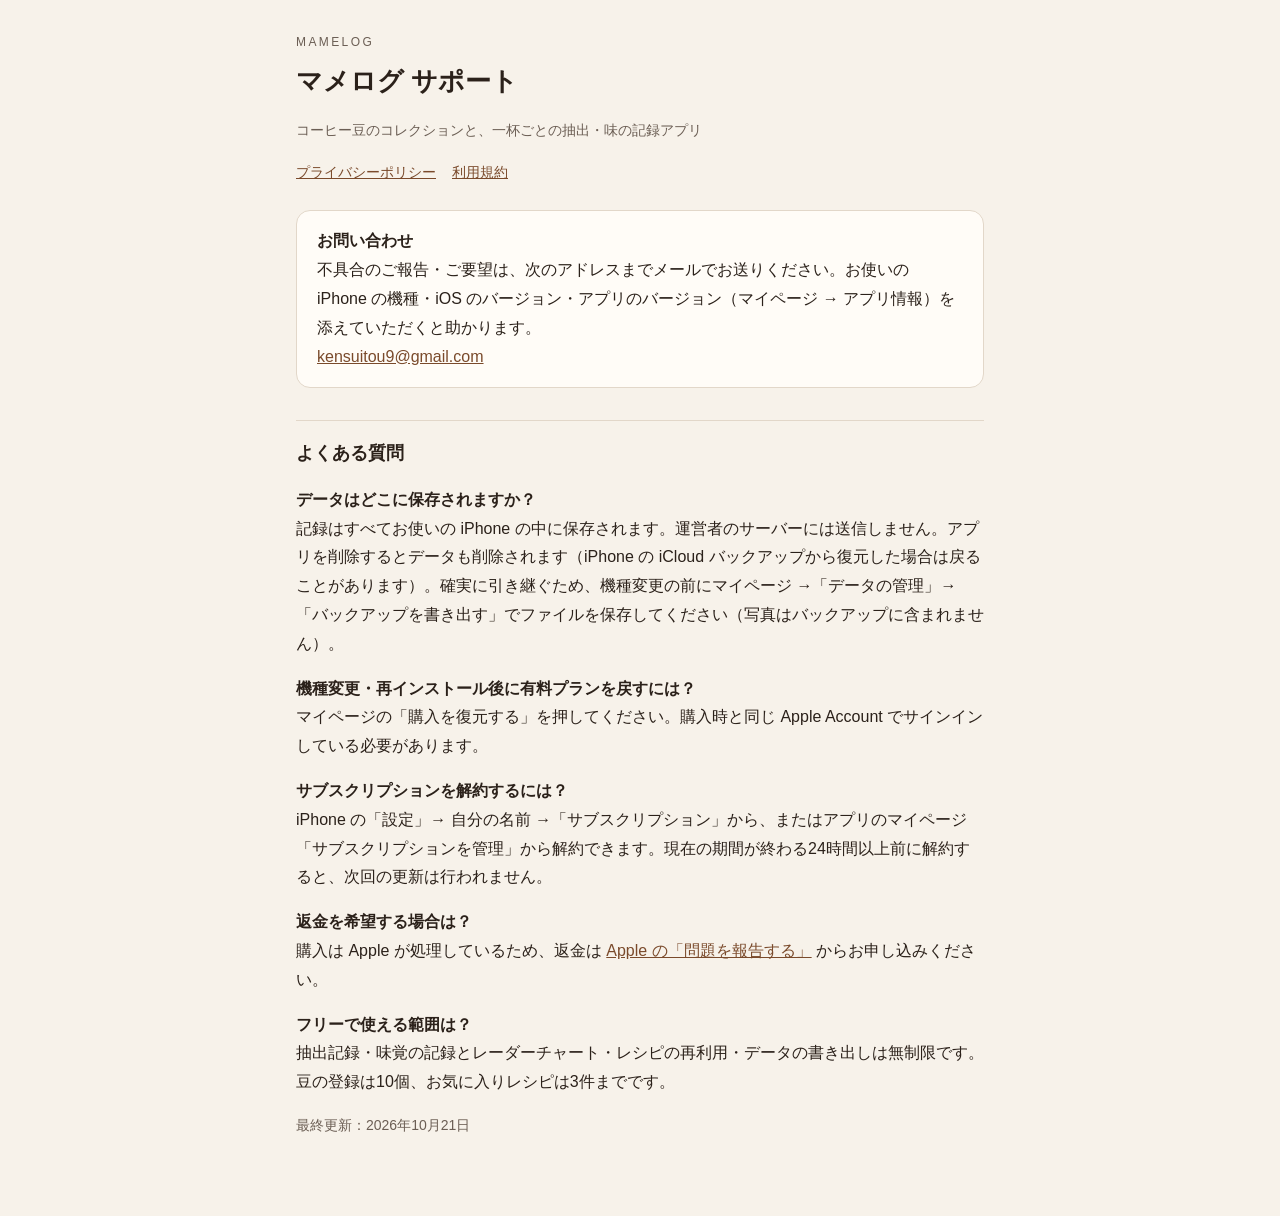
<file: index.html>
<!doctype html>
<html lang="ja"><head><meta charset="utf-8"><meta name="viewport" content="width=device-width,initial-scale=1">
<title>マメログ サポート</title><link rel="stylesheet" href="style.css"></head>
<body><main>
<header><div class="eyebrow">MameLog</div><h1>マメログ サポート</h1>
<p class="muted">コーヒー豆のコレクションと、一杯ごとの抽出・味の記録アプリ</p>
<nav><a href="privacy.html">プライバシーポリシー</a><a href="terms.html">利用規約</a></nav></header>

<div class="card"><strong>お問い合わせ</strong><br>
不具合のご報告・ご要望は、次のアドレスまでメールでお送りください。お使いの iPhone の機種・iOS のバージョン・アプリのバージョン（マイページ → アプリ情報）を添えていただくと助かります。<br>
<a href="mailto:kensuitou9@gmail.com?subject=%E3%83%9E%E3%83%A1%E3%83%AD%E3%82%B0%20%E3%81%8A%E5%95%8F%E3%81%84%E5%90%88%E3%82%8F%E3%81%9B">kensuitou9@gmail.com</a></div>

<h2>よくある質問</h2>
<p><strong>データはどこに保存されますか？</strong><br>記録はすべてお使いの iPhone の中に保存されます。運営者のサーバーには送信しません。アプリを削除するとデータも削除されます（iPhone の iCloud バックアップから復元した場合は戻ることがあります）。確実に引き継ぐため、機種変更の前にマイページ →「データの管理」→「バックアップを書き出す」でファイルを保存してください（写真はバックアップに含まれません）。</p>
<p><strong>機種変更・再インストール後に有料プランを戻すには？</strong><br>マイページの「購入を復元する」を押してください。購入時と同じ Apple Account でサインインしている必要があります。</p>
<p><strong>サブスクリプションを解約するには？</strong><br>iPhone の「設定」→ 自分の名前 →「サブスクリプション」から、またはアプリのマイページ「サブスクリプションを管理」から解約できます。現在の期間が終わる24時間以上前に解約すると、次回の更新は行われません。</p>
<p><strong>返金を希望する場合は？</strong><br>購入は Apple が処理しているため、返金は <a href="https://reportaproblem.apple.com/">Apple の「問題を報告する」</a> からお申し込みください。</p>
<p><strong>フリーで使える範囲は？</strong><br>抽出記録・味覚の記録とレーダーチャート・レシピの再利用・データの書き出しは無制限です。豆の登録は10個、お気に入りレシピは3件までです。</p>
<p class="muted">最終更新：2026年10月21日</p>
</main></body></html>
</file>
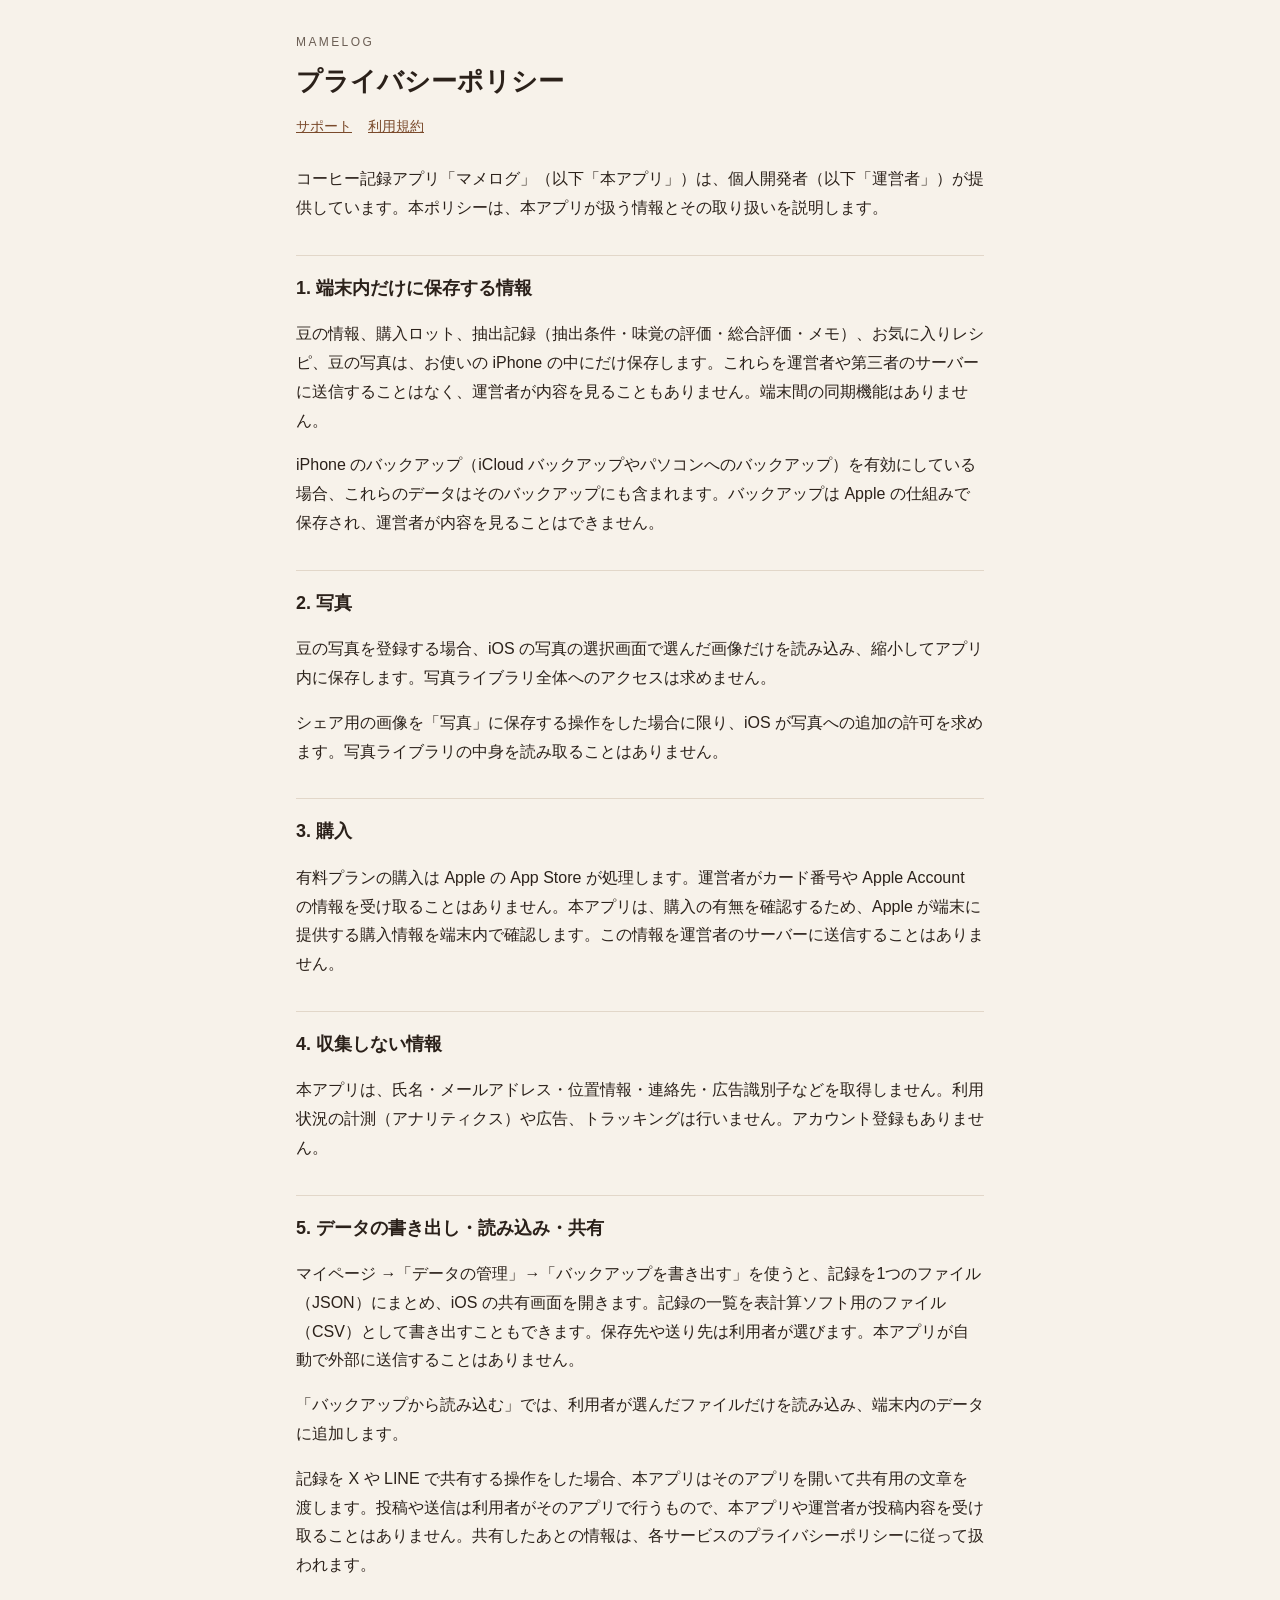
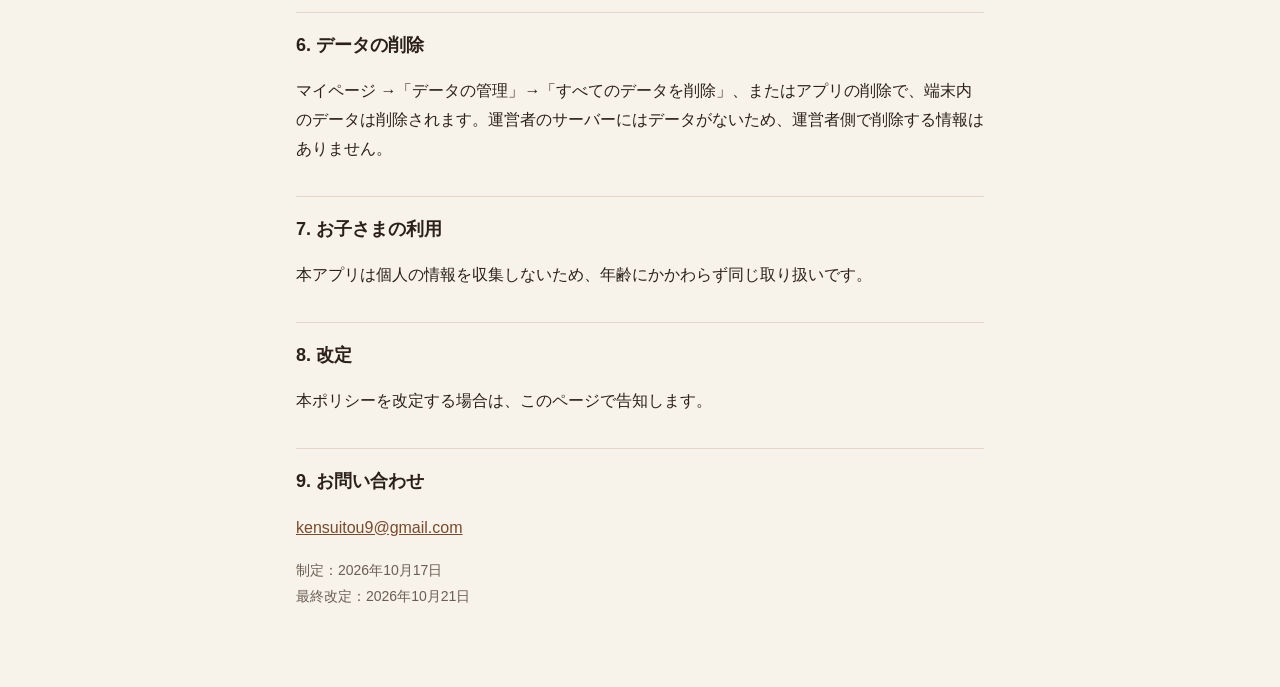
<file: privacy.html>
<!doctype html>
<html lang="ja"><head><meta charset="utf-8"><meta name="viewport" content="width=device-width,initial-scale=1">
<title>マメログ プライバシーポリシー</title><link rel="stylesheet" href="style.css"></head>
<body><main>
<header><div class="eyebrow">MameLog</div><h1>プライバシーポリシー</h1>
<nav><a href="index.html">サポート</a><a href="terms.html">利用規約</a></nav></header>

<p>コーヒー記録アプリ「マメログ」（以下「本アプリ」）は、個人開発者（以下「運営者」）が提供しています。本ポリシーは、本アプリが扱う情報とその取り扱いを説明します。</p>

<h2>1. 端末内だけに保存する情報</h2>
<p>豆の情報、購入ロット、抽出記録（抽出条件・味覚の評価・総合評価・メモ）、お気に入りレシピ、豆の写真は、お使いの iPhone の中にだけ保存します。これらを運営者や第三者のサーバーに送信することはなく、運営者が内容を見ることもありません。端末間の同期機能はありません。</p>
<p>iPhone のバックアップ（iCloud バックアップやパソコンへのバックアップ）を有効にしている場合、これらのデータはそのバックアップにも含まれます。バックアップは Apple の仕組みで保存され、運営者が内容を見ることはできません。</p>

<h2>2. 写真</h2>
<p>豆の写真を登録する場合、iOS の写真の選択画面で選んだ画像だけを読み込み、縮小してアプリ内に保存します。写真ライブラリ全体へのアクセスは求めません。</p>
<p>シェア用の画像を「写真」に保存する操作をした場合に限り、iOS が写真への追加の許可を求めます。写真ライブラリの中身を読み取ることはありません。</p>

<h2>3. 購入</h2>
<p>有料プランの購入は Apple の App Store が処理します。運営者がカード番号や Apple Account の情報を受け取ることはありません。本アプリは、購入の有無を確認するため、Apple が端末に提供する購入情報を端末内で確認します。この情報を運営者のサーバーに送信することはありません。</p>

<h2>4. 収集しない情報</h2>
<p>本アプリは、氏名・メールアドレス・位置情報・連絡先・広告識別子などを取得しません。利用状況の計測（アナリティクス）や広告、トラッキングは行いません。アカウント登録もありません。</p>

<h2>5. データの書き出し・読み込み・共有</h2>
<p>マイページ →「データの管理」→「バックアップを書き出す」を使うと、記録を1つのファイル（JSON）にまとめ、iOS の共有画面を開きます。記録の一覧を表計算ソフト用のファイル（CSV）として書き出すこともできます。保存先や送り先は利用者が選びます。本アプリが自動で外部に送信することはありません。</p>
<p>「バックアップから読み込む」では、利用者が選んだファイルだけを読み込み、端末内のデータに追加します。</p>
<p>記録を X や LINE で共有する操作をした場合、本アプリはそのアプリを開いて共有用の文章を渡します。投稿や送信は利用者がそのアプリで行うもので、本アプリや運営者が投稿内容を受け取ることはありません。共有したあとの情報は、各サービスのプライバシーポリシーに従って扱われます。</p>

<h2>6. データの削除</h2>
<p>マイページ →「データの管理」→「すべてのデータを削除」、またはアプリの削除で、端末内のデータは削除されます。運営者のサーバーにはデータがないため、運営者側で削除する情報はありません。</p>

<h2>7. お子さまの利用</h2>
<p>本アプリは個人の情報を収集しないため、年齢にかかわらず同じ取り扱いです。</p>

<h2>8. 改定</h2>
<p>本ポリシーを改定する場合は、このページで告知します。</p>

<h2>9. お問い合わせ</h2>
<p><a href="mailto:kensuitou9@gmail.com">kensuitou9@gmail.com</a></p>
<p class="muted">制定：2026年10月17日<br>最終改定：2026年10月21日</p>
</main></body></html>
</file>
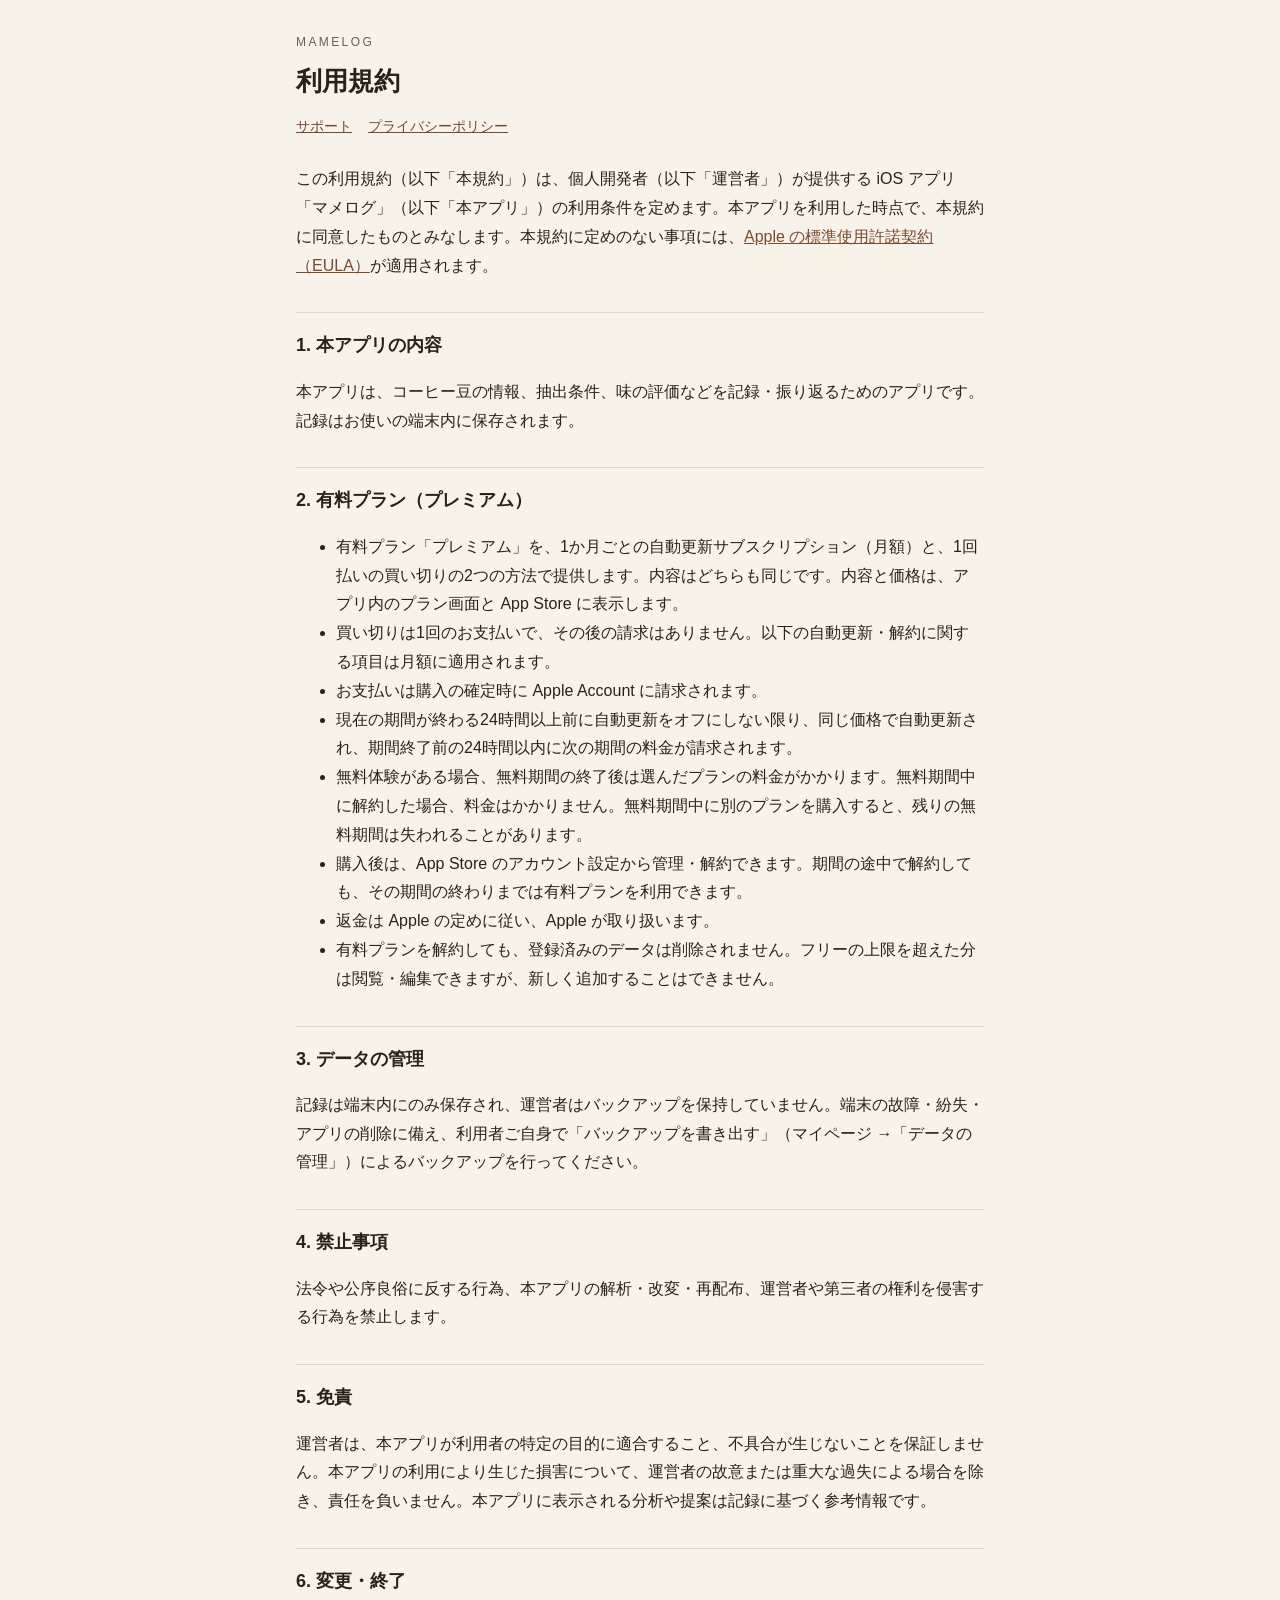
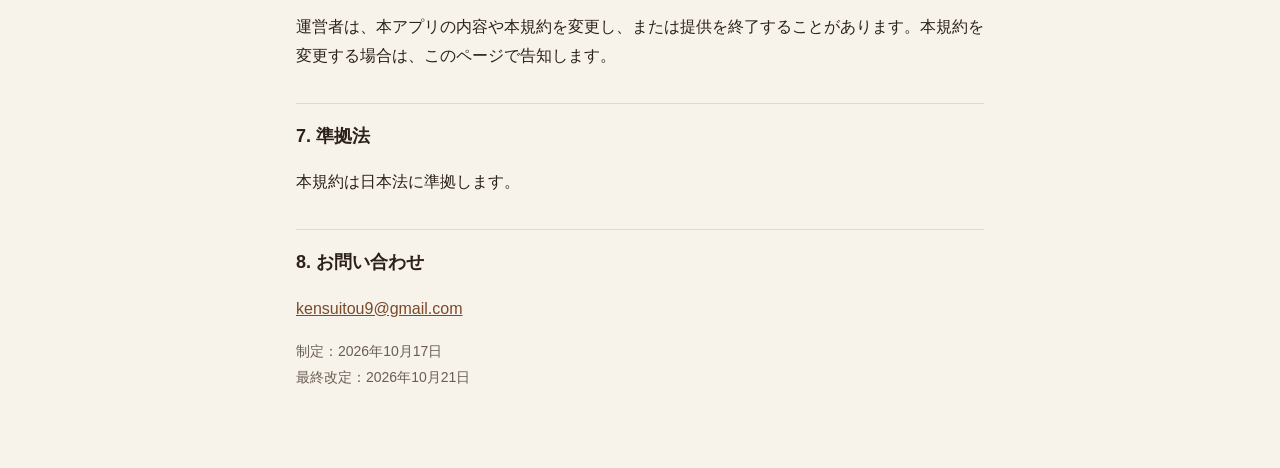
<file: terms.html>
<!doctype html>
<html lang="ja"><head><meta charset="utf-8"><meta name="viewport" content="width=device-width,initial-scale=1">
<title>マメログ 利用規約</title><link rel="stylesheet" href="style.css"></head>
<body><main>
<header><div class="eyebrow">MameLog</div><h1>利用規約</h1>
<nav><a href="index.html">サポート</a><a href="privacy.html">プライバシーポリシー</a></nav></header>

<p>この利用規約（以下「本規約」）は、個人開発者（以下「運営者」）が提供する iOS アプリ「マメログ」（以下「本アプリ」）の利用条件を定めます。本アプリを利用した時点で、本規約に同意したものとみなします。本規約に定めのない事項には、<a href="https://www.apple.com/legal/internet-services/itunes/dev/stdeula/">Apple の標準使用許諾契約（EULA）</a>が適用されます。</p>

<h2>1. 本アプリの内容</h2>
<p>本アプリは、コーヒー豆の情報、抽出条件、味の評価などを記録・振り返るためのアプリです。記録はお使いの端末内に保存されます。</p>

<h2>2. 有料プラン（プレミアム）</h2>
<ul>
<li>有料プラン「プレミアム」を、1か月ごとの自動更新サブスクリプション（月額）と、1回払いの買い切りの2つの方法で提供します。内容はどちらも同じです。内容と価格は、アプリ内のプラン画面と App Store に表示します。</li>
<li>買い切りは1回のお支払いで、その後の請求はありません。以下の自動更新・解約に関する項目は月額に適用されます。</li>
<li>お支払いは購入の確定時に Apple Account に請求されます。</li>
<li>現在の期間が終わる24時間以上前に自動更新をオフにしない限り、同じ価格で自動更新され、期間終了前の24時間以内に次の期間の料金が請求されます。</li>
<li>無料体験がある場合、無料期間の終了後は選んだプランの料金がかかります。無料期間中に解約した場合、料金はかかりません。無料期間中に別のプランを購入すると、残りの無料期間は失われることがあります。</li>
<li>購入後は、App Store のアカウント設定から管理・解約できます。期間の途中で解約しても、その期間の終わりまでは有料プランを利用できます。</li>
<li>返金は Apple の定めに従い、Apple が取り扱います。</li>
<li>有料プランを解約しても、登録済みのデータは削除されません。フリーの上限を超えた分は閲覧・編集できますが、新しく追加することはできません。</li>
</ul>

<h2>3. データの管理</h2>
<p>記録は端末内にのみ保存され、運営者はバックアップを保持していません。端末の故障・紛失・アプリの削除に備え、利用者ご自身で「バックアップを書き出す」（マイページ →「データの管理」）によるバックアップを行ってください。</p>

<h2>4. 禁止事項</h2>
<p>法令や公序良俗に反する行為、本アプリの解析・改変・再配布、運営者や第三者の権利を侵害する行為を禁止します。</p>

<h2>5. 免責</h2>
<p>運営者は、本アプリが利用者の特定の目的に適合すること、不具合が生じないことを保証しません。本アプリの利用により生じた損害について、運営者の故意または重大な過失による場合を除き、責任を負いません。本アプリに表示される分析や提案は記録に基づく参考情報です。</p>

<h2>6. 変更・終了</h2>
<p>運営者は、本アプリの内容や本規約を変更し、または提供を終了することがあります。本規約を変更する場合は、このページで告知します。</p>

<h2>7. 準拠法</h2>
<p>本規約は日本法に準拠します。</p>

<h2>8. お問い合わせ</h2>
<p><a href="mailto:kensuitou9@gmail.com">kensuitou9@gmail.com</a></p>
<p class="muted">制定：2026年10月17日<br>最終改定：2026年10月21日</p>
</main></body></html>
</file>
<file: style.css>
:root{--bg:#F7F2EA;--card:#FFFCF7;--ink:#2B211A;--ink2:#6B5E54;--rule:#E2D7C9;--accent:#7A4A2B}
@media (prefers-color-scheme:dark){:root{--bg:#16120F;--card:#28211C;--ink:#F3ECE3;--ink2:#BFB2A6;--rule:#3A3029;--accent:#D9A67E}}
*{box-sizing:border-box}
body{margin:0;background:var(--bg);color:var(--ink);font-family:-apple-system,BlinkMacSystemFont,"Hiragino Sans","Hiragino Kaku Gothic ProN",sans-serif;line-height:1.8;font-size:16px}
main{max-width:720px;margin:0 auto;padding:32px 16px 64px}
header{margin-bottom:24px}
.eyebrow{font-size:12px;letter-spacing:.2em;color:var(--ink2);text-transform:uppercase}
h1{font-size:26px;margin:4px 0 8px}
h2{font-size:18px;margin:32px 0 8px;padding-top:16px;border-top:1px solid var(--rule)}
p,li{color:var(--ink)}
.muted{color:var(--ink2);font-size:14px}
.card{background:var(--card);border:1px solid var(--rule);border-radius:14px;padding:16px 20px;margin:16px 0}
a{color:var(--accent)}
nav a{margin-right:16px;font-size:14px}
</file>
